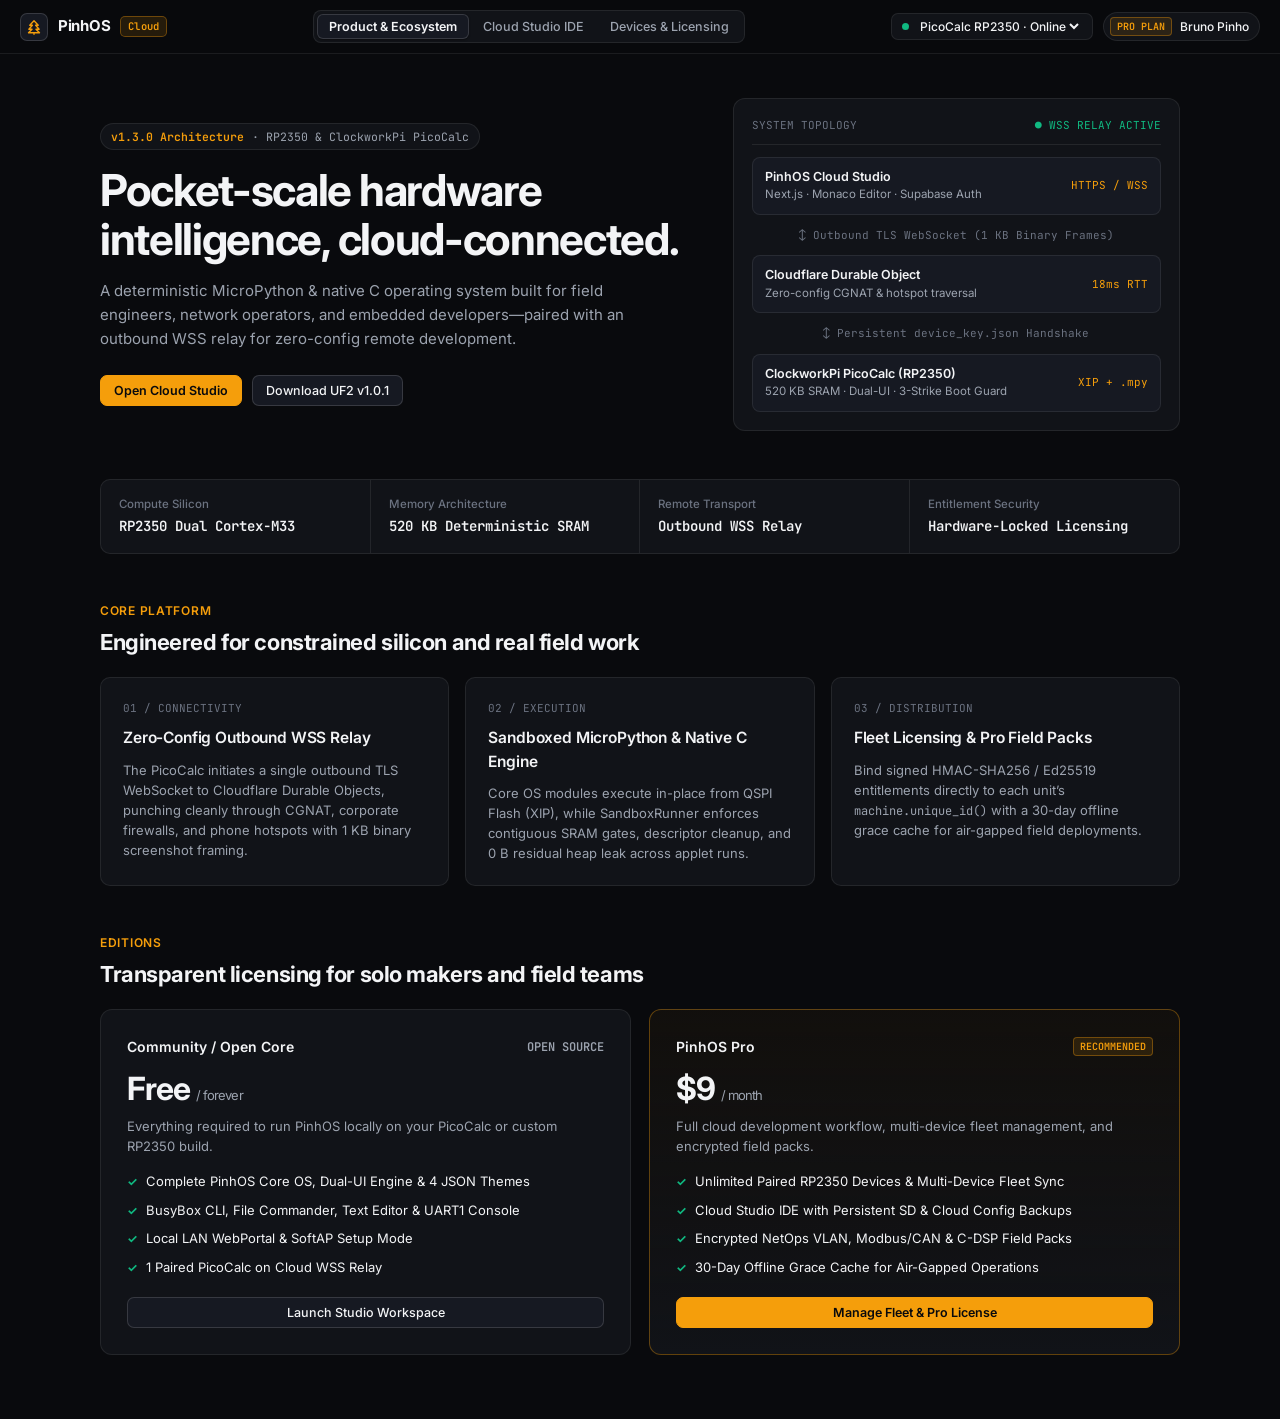
<file: docs/portal-preview/pinhos_cloud_webportal_ecosystem_prototype.html>
<!DOCTYPE html>
<html lang="en">
<head>
<meta charset="UTF-8">
<meta name="viewport" content="width=device-width, initial-scale=1.0">
<title>PinhOS Cloud — Pocket Hardware Intelligence &amp; Cloud Studio</title>
<link rel="preconnect" href="https://fonts.googleapis.com">
<link rel="preconnect" href="https://fonts.gstatic.com" crossorigin>
<link href="https://fonts.googleapis.com/css2?family=Inter:wght@400;500;600;700&family=JetBrains+Mono:wght@400;500;600;700&display=swap" rel="stylesheet">
<style>
  :root {
    --bg: #090A0D;
    --bg-panel: #111318;
    --bg-surface: #161922;
    --bg-hover: #1E222D;
    --border: rgba(255, 255, 255, 0.08);
    --border-strong: rgba(255, 255, 255, 0.14);
    --border-amber: rgba(245, 158, 11, 0.35);
    --text: #F3F4F6;
    --muted: #9CA3AF;
    --subtle: #6B7280;
    --amber: #F59E0B;
    --amber-hover: #FBBF24;
    --amber-soft: rgba(245, 158, 11, 0.12);
    --emerald: #10B981;
    --emerald-soft: rgba(16, 185, 129, 0.12);
    --blue: #38BDF8;
    --danger: #EF4444;
    --sans: "Inter", -apple-system, BlinkMacSystemFont, "Segoe UI", Roboto, sans-serif;
    --mono: "JetBrains Mono", ui-monospace, SFMono-Regular, Menlo, Consolas, monospace;
  }

  * { box-sizing: border-box; margin: 0; padding: 0; }
  html, body {
    height: 100%;
    background: var(--bg);
    color: var(--text);
    font-family: var(--sans);
    font-size: 13.5px;
    line-height: 1.5;
    -webkit-font-smoothing: antialiased;
  }
  body { display: flex; flex-direction: column; overflow-x: hidden; }

  ::-webkit-scrollbar { width: 6px; height: 6px; }
  ::-webkit-scrollbar-track { background: transparent; }
  ::-webkit-scrollbar-thumb { background: rgba(255,255,255,0.12); border-radius: 3px; }
  ::-webkit-scrollbar-thumb:hover { background: rgba(255,255,255,0.22); }

  /* ================= TOP NAVIGATION BAR ================= */
  .topbar {
    display: flex; align-items: center; justify-content: space-between; flex-wrap: wrap; gap: 12px;
    padding: 0 20px; min-height: 54px;
    background: rgba(9, 10, 13, 0.88);
    backdrop-filter: blur(12px);
    border-bottom: 1px solid var(--border);
    position: sticky; top: 0; z-index: 40;
  }
  .brand { display: flex; align-items: center; gap: 10px; }
  .brand-mark {
    width: 28px; height: 28px; border-radius: 7px;
    background: var(--bg-surface);
    border: 1px solid var(--border-strong);
    display: flex; align-items: center; justify-content: center;
  }
  .brand-name { font-weight: 700; font-size: 15px; letter-spacing: -0.02em; color: var(--text); }
  .brand-pill {
    font-family: var(--mono); font-size: 10.5px; font-weight: 600;
    padding: 2px 7px; border-radius: 5px;
    background: var(--amber-soft); color: var(--amber);
    border: 1px solid var(--border-amber);
    letter-spacing: 0.02em;
  }

  .segmented-tabs {
    display: flex; align-items: center; gap: 2px;
    background: var(--bg-panel);
    padding: 3px; border-radius: 8px;
    border: 1px solid var(--border);
  }
  .seg-tab {
    background: transparent; border: none; color: var(--muted);
    padding: 5px 12px; border-radius: 6px;
    font-family: var(--sans); font-size: 12.5px; font-weight: 500;
    cursor: pointer; transition: all 0.15s ease;
  }
  .seg-tab:hover { color: var(--text); }
  .seg-tab.active {
    background: var(--bg-surface); color: var(--text); font-weight: 600;
    box-shadow: 0 1px 2px rgba(0,0,0,0.4), inset 0 0 0 1px var(--border-strong);
  }

  .topbar-right { display: flex; align-items: center; gap: 10px; flex-wrap: wrap; }
  .device-pill {
    display: flex; align-items: center; gap: 7px;
    background: var(--bg-panel); border: 1px solid var(--border);
    padding: 4px 10px; border-radius: 7px;
  }
  .dot-live { width: 7px; height: 7px; border-radius: 50%; background: var(--emerald); flex-shrink: 0; }
  .dot-live.offline { background: var(--subtle); }
  .dev-select {
    background: transparent; border: none; color: var(--text);
    font-family: var(--sans); font-size: 12px; font-weight: 500;
    outline: none; cursor: pointer;
  }
  .dev-select option { background: var(--bg-panel); color: var(--text); }

  .account-pill {
    display: flex; align-items: center; gap: 8px;
    padding: 4px 10px 4px 6px; border-radius: 999px;
    background: var(--bg-panel); border: 1px solid var(--border);
    font-size: 12px; font-weight: 500; color: var(--text);
  }
  .plan-tag {
    font-family: var(--mono); font-size: 10px; font-weight: 600;
    padding: 1px 6px; border-radius: 4px;
    background: var(--amber-soft); color: var(--amber);
    border: 1px solid var(--border-amber);
  }

  /* ================= SHARED COMPONENTS ================= */
  .view { display: none; flex: 1; min-height: 0; }
  .view.active { display: flex; flex-direction: column; }

  .panel {
    background: var(--bg-panel);
    border: 1px solid var(--border);
    border-radius: 10px;
    display: flex; flex-direction: column; min-height: 0;
    overflow: hidden;
  }
  .panel-head {
    padding: 10px 14px;
    border-bottom: 1px solid var(--border);
    display: flex; align-items: center; justify-content: space-between; gap: 8px;
    font-size: 11.5px; font-weight: 600; color: var(--muted);
    letter-spacing: 0.03em; text-transform: uppercase;
    flex-shrink: 0;
  }

  .btn {
    display: inline-flex; align-items: center; justify-content: center; gap: 6px;
    padding: 7px 13px; border-radius: 7px;
    font-family: var(--sans); font-size: 12.5px; font-weight: 500;
    cursor: pointer; transition: all 0.14s ease;
    background: var(--bg-surface); color: var(--text);
    border: 1px solid var(--border-strong);
  }
  .btn:hover { background: var(--bg-hover); border-color: rgba(255,255,255,0.22); }
  .btn:active { transform: translateY(0.5px); }
  .btn-sm { padding: 4px 10px; font-size: 11.5px; border-radius: 6px; }
  .btn-primary {
    background: var(--amber); color: #090A0D; font-weight: 600;
    border-color: var(--amber);
  }
  .btn-primary:hover { background: var(--amber-hover); border-color: var(--amber-hover); }
  .btn-ghost { background: transparent; border-color: transparent; color: var(--muted); }
  .btn-ghost:hover { background: var(--bg-surface); color: var(--text); }
  .btn-danger { color: var(--danger); border-color: rgba(239, 68, 68, 0.3); background: rgba(239, 68, 68, 0.08); }
  .btn-danger:hover { background: rgba(239, 68, 68, 0.16); border-color: var(--danger); }

  /* ================= VIEW 1: PRODUCT & ECOSYSTEM ================= */
  .landing-wrap {
    max-width: 1120px; width: 100%; margin: 0 auto;
    padding: 44px 20px 64px;
    display: flex; flex-direction: column; gap: 48px;
  }
  .hero-block {
    display: grid; grid-template-columns: 1.2fr 0.9fr; gap: 36px; align-items: center;
  }
  @media (max-width: 880px) { .hero-block { grid-template-columns: 1fr; } }

  .eyebrow {
    display: inline-flex; align-items: center; gap: 8px;
    font-family: var(--mono); font-size: 11.5px; color: var(--muted);
    padding: 4px 10px; border-radius: 999px;
    background: var(--bg-panel); border: 1px solid var(--border);
    margin-bottom: 16px;
  }
  .eyebrow b { color: var(--amber); font-weight: 600; }
  .hero-title {
    font-size: clamp(30px, 4vw, 44px);
    font-weight: 700; line-height: 1.12; letter-spacing: -0.03em;
    color: var(--text); margin-bottom: 14px;
  }
  .hero-sub {
    font-size: 15px; color: var(--muted); max-width: 540px;
    line-height: 1.6; margin-bottom: 24px;
  }
  .hero-cta-row { display: flex; align-items: center; gap: 10px; flex-wrap: wrap; }

  .arch-card {
    background: var(--bg-panel); border: 1px solid var(--border);
    border-radius: 12px; padding: 18px;
    display: flex; flex-direction: column; gap: 12px;
  }
  .arch-card-hdr {
    display: flex; justify-content: space-between; align-items: center;
    font-family: var(--mono); font-size: 11px; color: var(--subtle);
    padding-bottom: 10px; border-bottom: 1px solid var(--border);
  }
  .arch-node {
    display: flex; align-items: center; justify-content: space-between;
    padding: 10px 12px; border-radius: 8px;
    background: var(--bg-surface); border: 1px solid var(--border);
  }
  .arch-node-title { font-size: 12.5px; font-weight: 600; color: var(--text); }
  .arch-node-sub { font-size: 11.5px; color: var(--muted); }
  .arch-node-tag { font-family: var(--mono); font-size: 11px; color: var(--amber); }
  .arch-link {
    text-align: center; font-family: var(--mono); font-size: 11px; color: var(--subtle);
  }

  /* Spec Strip */
  .spec-strip {
    display: grid; grid-template-columns: repeat(4, 1fr);
    background: var(--bg-panel); border: 1px solid var(--border); border-radius: 10px;
    overflow: hidden;
  }
  @media (max-width: 760px) { .spec-strip { grid-template-columns: repeat(2, 1fr); } }
  .spec-cell {
    padding: 16px 18px; border-right: 1px solid var(--border);
  }
  .spec-cell:last-child { border-right: none; }
  .spec-k { font-size: 11.5px; color: var(--subtle); font-weight: 500; }
  .spec-v { font-family: var(--mono); font-size: 14px; font-weight: 600; color: var(--text); margin-top: 3px; }

  /* Bento Grid */
  .section-label { font-size: 12px; font-weight: 600; color: var(--amber); text-transform: uppercase; letter-spacing: 0.06em; margin-bottom: 6px; }
  .section-title { font-size: 22px; font-weight: 700; letter-spacing: -0.02em; margin-bottom: 18px; }
  .bento-grid { display: grid; grid-template-columns: repeat(3, 1fr); gap: 16px; }
  @media (max-width: 860px) { .bento-grid { grid-template-columns: 1fr; } }
  .bento-card {
    background: var(--bg-panel); border: 1px solid var(--border);
    border-radius: 10px; padding: 22px;
    display: flex; flex-direction: column; gap: 10px;
  }
  .bento-num { font-family: var(--mono); font-size: 11px; color: var(--subtle); }
  .bento-card h3 { font-size: 15.5px; font-weight: 600; letter-spacing: -0.01em; color: var(--text); }
  .bento-card p { font-size: 13px; color: var(--muted); line-height: 1.55; }

  /* Pricing Comparison */
  .pricing-grid { display: grid; grid-template-columns: repeat(2, 1fr); gap: 18px; }
  @media (max-width: 760px) { .pricing-grid { grid-template-columns: 1fr; } }
  .tier-card {
    background: var(--bg-panel); border: 1px solid var(--border);
    border-radius: 12px; padding: 26px;
    display: flex; flex-direction: column; justify-content: space-between; gap: 20px;
  }
  .tier-card.featured { border-color: var(--border-amber); background: linear-gradient(180deg, rgba(245,158,11,0.04) 0%, var(--bg-panel) 100%); }
  .tier-name { font-size: 14px; font-weight: 600; color: var(--text); display: flex; justify-content: space-between; align-items: center; }
  .tier-price { font-size: 32px; font-weight: 700; letter-spacing: -0.03em; margin: 8px 0 4px; }
  .tier-price span { font-size: 13px; font-weight: 400; color: var(--muted); }
  .tier-desc { font-size: 13px; color: var(--muted); }
  .tier-list { list-style: none; display: flex; flex-direction: column; gap: 9px; margin-top: 16px; font-size: 13px; color: var(--text); }
  .tier-list li { display: flex; align-items: center; gap: 8px; }
  .tier-list li::before { content: "✓"; color: var(--emerald); font-weight: 700; font-size: 12px; }

  /* ================= VIEW 2: CLOUD STUDIO IDE ================= */
  .studio-grid {
    display: grid;
    grid-template-columns: 260px 1fr 372px;
    gap: 12px;
    padding: 12px 16px;
    flex: 1;
    min-height: calc(100vh - 54px);
  }
  @media (max-width: 1180px) {
    .studio-grid { grid-template-columns: 230px 1fr; }
    .studio-right { grid-column: 1 / -1; flex-direction: row !important; flex-wrap: wrap; }
  }
  @media (max-width: 780px) { .studio-grid { grid-template-columns: 1fr; } }

  .studio-left { display: flex; flex-direction: column; gap: 12px; min-height: 0; }
  .tree-path-bar {
    padding: 8px 14px; font-family: var(--mono); font-size: 11.5px; color: var(--muted);
    border-bottom: 1px solid var(--border);
    display: flex; justify-content: space-between; align-items: center;
  }
  .file-list { list-style: none; padding: 6px; flex: 1; overflow-y: auto; }
  .file-row {
    display: flex; align-items: center; justify-content: space-between; gap: 8px;
    padding: 6px 10px; border-radius: 6px; cursor: pointer;
    font-family: var(--mono); font-size: 12px; color: var(--muted);
    transition: background 0.12s, color 0.12s;
  }
  .file-row:hover { background: var(--bg-surface); color: var(--text); }
  .file-row.active { background: var(--bg-surface); color: var(--amber); font-weight: 600; box-shadow: inset 0 0 0 1px var(--border-amber); }
  .file-size { font-size: 10.5px; color: var(--subtle); }

  .compact-telem { padding: 12px 14px; display: flex; flex-direction: column; gap: 9px; }
  .ct-row { display: flex; justify-content: space-between; align-items: center; font-size: 12px; }
  .ct-k { color: var(--muted); }
  .ct-v { font-family: var(--mono); font-size: 11.5px; font-weight: 600; color: var(--text); }
  .ct-v.ok { color: var(--emerald); }
  .ct-v.amber { color: var(--amber); }
  .sram-bar-track { height: 5px; background: var(--bg); border-radius: 99px; overflow: hidden; border: 1px solid var(--border); }
  .sram-bar-fill { height: 100%; width: 65%; background: var(--emerald); transition: width 0.25s; }

  /* Center Editor */
  .studio-center { display: flex; flex-direction: column; gap: 12px; min-height: 0; }
  .editor-panel { flex: 1.7; }
  .editor-bar {
    display: flex; align-items: center; justify-content: space-between; flex-wrap: wrap; gap: 8px;
    padding: 8px 12px; background: var(--bg-panel); border-bottom: 1px solid var(--border);
  }
  .file-tab-chip {
    display: inline-flex; align-items: center; gap: 7px;
    padding: 4px 10px; border-radius: 6px;
    background: var(--bg-surface); border: 1px solid var(--border-strong);
    font-family: var(--mono); font-size: 12px; color: var(--text);
  }
  .unsaved-dot { width: 6px; height: 6px; border-radius: 50%; background: var(--amber); display: none; }
  .editor-stage {
    flex: 1; display: flex; min-height: 300px; background: #0B0D11;
    font-family: var(--mono); font-size: 12.5px; line-height: 1.6;
    position: relative;
  }
  .line-gutter {
    width: 46px; padding: 14px 10px 14px 0; text-align: right;
    color: var(--subtle); background: #090A0D; border-right: 1px solid var(--border);
    user-select: none; overflow: hidden; white-space: pre;
  }
  .code-stack { position: relative; flex: 1; overflow: hidden; }
  .code-pre, .code-input {
    position: absolute; inset: 0; padding: 14px 16px;
    font-family: var(--mono); font-size: 12.5px; line-height: 1.6;
    tab-size: 4; white-space: pre; overflow: auto; border: none; outline: none;
  }
  .code-pre { pointer-events: none; color: #E5E7EB; z-index: 1; }
  .code-input {
    background: transparent; color: transparent; caret-color: var(--amber);
    resize: none; z-index: 2;
  }
  .code-input::selection { background: rgba(245, 158, 11, 0.24); }

  .tok-kw { color: #F472B6; font-weight: 500; }
  .tok-str { color: #34D399; }
  .tok-num { color: #60A5FA; }
  .tok-com { color: #6B7280; font-style: italic; }
  .tok-fn { color: #FBBF24; }
  .tok-key { color: #38BDF8; }

  /* Collapsible WSS Drawer */
  .wss-panel { flex: 0.72; min-height: 150px; }
  .wss-panel.collapsed { flex: 0 0 auto; min-height: 0; }
  .wss-panel.collapsed .wss-log { display: none; }
  .wss-log {
    flex: 1; padding: 10px 14px; background: #08090C;
    font-family: var(--mono); font-size: 11.5px; overflow-y: auto;
    display: flex; flex-direction: column; gap: 5px;
  }
  .wss-entry { display: flex; gap: 8px; align-items: baseline; }
  .wss-time { color: var(--subtle); font-size: 10.5px; flex-shrink: 0; }
  .wss-tag { font-weight: 600; flex-shrink: 0; font-size: 11px; }
  .wss-tag.tx { color: var(--blue); }
  .wss-tag.rx { color: var(--emerald); }
  .wss-tag.bin { color: var(--amber); }
  .wss-msg { color: #D1D5DB; word-break: break-all; }

  /* Right Hardware Mirror */
  .studio-right { display: flex; flex-direction: column; gap: 12px; min-height: 0; }
  .lcd-stage {
    padding: 14px; background: #0C0E13;
    display: flex; flex-direction: column; align-items: center; gap: 10px;
  }
  .lcd-chassis {
    padding: 10px; border-radius: 12px;
    background: #171A21;
    border: 1px solid var(--border-strong);
    box-shadow: 0 12px 32px rgba(0, 0, 0, 0.55);
  }
  canvas#pico-canvas {
    display: block; width: 320px; height: 320px;
    border-radius: 4px; background: #0A0C10;
    image-rendering: pixelated;
  }
  .stream-prog {
    width: 340px; max-width: 100%; display: flex; align-items: center; gap: 8px;
    font-family: var(--mono); font-size: 10.5px; color: var(--subtle);
  }
  .stream-track { flex: 1; height: 4px; background: var(--bg-surface); border-radius: 99px; overflow: hidden; }
  .stream-fill { height: 100%; width: 100%; background: var(--amber); transition: width 0.08s linear; }

  .hw-deck {
    padding: 12px; border-top: 1px solid var(--border);
    background: var(--bg-panel);
    display: flex; flex-direction: column; gap: 8px;
  }
  .hw-fkeys { display: grid; grid-template-columns: repeat(5, 1fr); gap: 6px; }
  .hw-dpad { display: grid; grid-template-columns: repeat(6, 1fr); gap: 6px; }
  .hw-btn {
    background: var(--bg-surface); color: var(--text);
    border: 1px solid var(--border-strong); border-radius: 6px;
    padding: 6px 2px; font-family: var(--mono); font-size: 11px; font-weight: 600;
    cursor: pointer; text-align: center; transition: all 0.12s;
  }
  .hw-btn:hover { background: var(--bg-hover); border-color: rgba(255,255,255,0.24); }
  .hw-btn:active { transform: translateY(1px); }
  .hw-btn.fn { color: var(--amber); }
  .hw-btn.ent { background: var(--amber-soft); border-color: var(--border-amber); color: var(--amber); }
  .hw-btn sub { display: block; font-family: var(--sans); font-size: 9.5px; font-weight: 500; color: var(--subtle); margin-top: 1px; }

  /* ================= VIEW 3: DEVICES & LICENSING ================= */
  .fleet-wrap {
    max-width: 1120px; width: 100%; margin: 0 auto;
    padding: 28px 20px 56px;
    display: flex; flex-direction: column; gap: 24px;
  }
  .page-top { display: flex; align-items: center; justify-content: space-between; flex-wrap: wrap; gap: 12px; }
  .page-top h2 { font-size: 20px; font-weight: 700; letter-spacing: -0.02em; }
  .page-top p { font-size: 13px; color: var(--muted); }

  .table-wrap { overflow-x: auto; }
  table.fleet-table { width: 100%; border-collapse: collapse; text-align: left; }
  .fleet-table th {
    padding: 11px 14px; font-size: 11px; font-weight: 600; text-transform: uppercase;
    letter-spacing: 0.04em; color: var(--subtle);
    border-bottom: 1px solid var(--border); background: var(--bg-surface);
  }
  .fleet-table td {
    padding: 13px 14px; border-bottom: 1px solid var(--border); font-size: 13px; vertical-align: middle;
  }
  .fleet-table tr:last-child td { border-bottom: none; }
  .fleet-table tr:hover td { background: rgba(255,255,255,0.015); }
  .mono-id { font-family: var(--mono); font-size: 12px; color: var(--muted); }

  .status-badge {
    display: inline-flex; align-items: center; gap: 6px;
    padding: 2px 8px; border-radius: 999px; font-size: 11.5px; font-weight: 500;
  }
  .status-badge.on { background: var(--emerald-soft); color: var(--emerald); }
  .status-badge.off { background: rgba(255,255,255,0.06); color: var(--muted); }

  .entitlement-grid { display: grid; grid-template-columns: 1.2fr 1fr; gap: 16px; }
  @media (max-width: 820px) { .entitlement-grid { grid-template-columns: 1fr; } }
  .key-box {
    padding: 14px; background: #0B0D11; border: 1px solid var(--border);
    border-radius: 8px; font-family: var(--mono); font-size: 11.5px; color: var(--muted);
    line-height: 1.6;
  }
  .pack-row {
    display: flex; align-items: center; justify-content: space-between;
    padding: 11px 14px; border-bottom: 1px solid var(--border);
  }
  .pack-row:last-child { border-bottom: none; }

  /* Modal & Toast */
  .modal-bg {
    position: fixed; inset: 0; background: rgba(0, 0, 0, 0.72); backdrop-filter: blur(4px);
    display: none; align-items: center; justify-content: center; z-index: 90; padding: 16px;
  }
  .modal-bg.open { display: flex; }
  .modal-card {
    background: var(--bg-panel); border: 1px solid var(--border-strong);
    border-radius: 12px; max-width: 420px; width: 100%; padding: 22px;
    box-shadow: 0 20px 48px rgba(0, 0, 0, 0.7);
  }
  .code-display {
    font-family: var(--mono); font-size: 26px; font-weight: 700; letter-spacing: 0.18em;
    text-align: center; padding: 14px; margin: 16px 0;
    background: var(--bg); border: 1px solid var(--border-amber); border-radius: 8px;
    color: var(--amber);
  }

  .toasts {
    position: fixed; bottom: 16px; right: 16px; z-index: 100;
    display: flex; flex-direction: column; gap: 8px; pointer-events: none;
  }
  .toast-item {
    background: var(--bg-surface); border: 1px solid var(--border-strong);
    border-left: 3px solid var(--amber);
    padding: 9px 14px; border-radius: 8px; font-size: 12.5px; color: var(--text);
    box-shadow: 0 8px 24px rgba(0,0,0,0.5);
  }
  .toast-item.ok { border-left-color: var(--emerald); }
</style>
</head>
<body>

  <!-- TOP NAVIGATION BAR -->
  <header class="topbar">
    <div class="brand">
      <div class="brand-mark" aria-hidden="true">
        <svg width="16" height="16" viewBox="0 0 18 18" fill="none">
          <path d="M9 2L4.2 7H7.2L3.2 11.5H6.8L2.8 15.5H15.2L11.2 11.5H14.8L10.8 7H13.8L9 2Z" stroke="#F59E0B" stroke-width="1.5" stroke-linejoin="round"/>
          <path d="M9 15.5V17.2" stroke="#F59E0B" stroke-width="1.5" stroke-linecap="round"/>
        </svg>
      </div>
      <span class="brand-name">PinhOS</span>
      <span class="brand-pill">Cloud</span>
    </div>

    <nav class="segmented-tabs" role="tablist">
      <button class="seg-tab active" data-tab="landing">Product &amp; Ecosystem</button>
      <button class="seg-tab" data-tab="studio">Cloud Studio IDE</button>
      <button class="seg-tab" data-tab="devices">Devices &amp; Licensing</button>
    </nav>

    <div class="topbar-right">
      <div class="device-pill">
        <span id="top-dev-dot" class="dot-live"></span>
        <select id="top-dev-select" class="dev-select" aria-label="Active Device">
          <option value="dev1">PicoCalc RP2350 · Online</option>
          <option value="dev2">Field Unit #02 · Offline</option>
        </select>
      </div>
      <div class="account-pill">
        <span class="plan-tag">PRO PLAN</span>
        <span>Bruno Pinho</span>
      </div>
    </div>
  </header>

  <!-- ==================== VIEW 1: PRODUCT & ECOSYSTEM ==================== -->
  <main id="view-landing" class="view active">
    <div class="landing-wrap">
      <section class="hero-block">
        <div>
          <div class="eyebrow"><b>v1.3.0 Architecture</b> · RP2350 &amp; ClockworkPi PicoCalc</div>
          <h1 class="hero-title">Pocket-scale hardware intelligence, cloud-connected.</h1>
          <p class="hero-sub">
            A deterministic MicroPython &amp; native C operating system built for field engineers, network operators, and embedded developers—paired with an outbound WSS relay for zero-config remote development.
          </p>
          <div class="hero-cta-row">
            <button class="btn btn-primary" onclick="goTab('studio')">Open Cloud Studio</button>
            <button class="btn" onclick="notify('Downloading pinhos-picocalc-pico2w-1.0.1.uf2 (1.42 MB)...', 'ok')">Download UF2 v1.0.1</button>
          </div>
        </div>

        <div class="arch-card">
          <div class="arch-card-hdr">
            <span>SYSTEM TOPOLOGY</span>
            <span style="color:var(--emerald);">● WSS RELAY ACTIVE</span>
          </div>
          <div class="arch-node">
            <div>
              <div class="arch-node-title">PinhOS Cloud Studio</div>
              <div class="arch-node-sub">Next.js · Monaco Editor · Supabase Auth</div>
            </div>
            <span class="arch-node-tag">HTTPS / WSS</span>
          </div>
          <div class="arch-link">↕ Outbound TLS WebSocket (1 KB Binary Frames)</div>
          <div class="arch-node">
            <div>
              <div class="arch-node-title">Cloudflare Durable Object</div>
              <div class="arch-node-sub">Zero-config CGNAT &amp; hotspot traversal</div>
            </div>
            <span class="arch-node-tag">18ms RTT</span>
          </div>
          <div class="arch-link">↕ Persistent device_key.json Handshake</div>
          <div class="arch-node">
            <div>
              <div class="arch-node-title">ClockworkPi PicoCalc (RP2350)</div>
              <div class="arch-node-sub">520 KB SRAM · Dual-UI · 3-Strike Boot Guard</div>
            </div>
            <span class="arch-node-tag">XIP + .mpy</span>
          </div>
        </div>
      </section>

      <!-- Hardware & Architecture Spec Strip -->
      <section class="spec-strip">
        <div class="spec-cell">
          <div class="spec-k">Compute Silicon</div>
          <div class="spec-v">RP2350 Dual Cortex-M33</div>
        </div>
        <div class="spec-cell">
          <div class="spec-k">Memory Architecture</div>
          <div class="spec-v">520 KB Deterministic SRAM</div>
        </div>
        <div class="spec-cell">
          <div class="spec-k">Remote Transport</div>
          <div class="spec-v">Outbound WSS Relay</div>
        </div>
        <div class="spec-cell">
          <div class="spec-k">Entitlement Security</div>
          <div class="spec-v">Hardware-Locked Licensing</div>
        </div>
      </section>

      <!-- 3-Column Feature Bento Grid -->
      <section>
        <div class="section-label">Core Platform</div>
        <h2 class="section-title">Engineered for constrained silicon and real field work</h2>
        <div class="bento-grid">
          <div class="bento-card">
            <span class="bento-num">01 / CONNECTIVITY</span>
            <h3>Zero-Config Outbound WSS Relay</h3>
            <p>The PicoCalc initiates a single outbound TLS WebSocket to Cloudflare Durable Objects, punching cleanly through CGNAT, corporate firewalls, and phone hotspots with 1 KB binary screenshot framing.</p>
          </div>
          <div class="bento-card">
            <span class="bento-num">02 / EXECUTION</span>
            <h3>Sandboxed MicroPython &amp; Native C Engine</h3>
            <p>Core OS modules execute in-place from QSPI Flash (XIP), while SandboxRunner enforces contiguous SRAM gates, descriptor cleanup, and 0 B residual heap leak across applet runs.</p>
          </div>
          <div class="bento-card">
            <span class="bento-num">03 / DISTRIBUTION</span>
            <h3>Fleet Licensing &amp; Pro Field Packs</h3>
            <p>Bind signed HMAC-SHA256 / Ed25519 entitlements directly to each unit’s <code style="font-family:var(--mono);font-size:12px;">machine.unique_id()</code> with a 30-day offline grace cache for air-gapped field deployments.</p>
          </div>
        </div>
      </section>

      <!-- 2-Tier Pricing Comparison -->
      <section>
        <div class="section-label">Editions</div>
        <h2 class="section-title">Transparent licensing for solo makers and field teams</h2>
        <div class="pricing-grid">
          <div class="tier-card">
            <div>
              <div class="tier-name"><span>Community / Open Core</span><span class="mono-id">OPEN SOURCE</span></div>
              <div class="tier-price">Free <span>/ forever</span></div>
              <p class="tier-desc">Everything required to run PinhOS locally on your PicoCalc or custom RP2350 build.</p>
              <ul class="tier-list">
                <li>Complete PinhOS Core OS, Dual-UI Engine &amp; 4 JSON Themes</li>
                <li>BusyBox CLI, File Commander, Text Editor &amp; UART1 Console</li>
                <li>Local LAN WebPortal &amp; SoftAP Setup Mode</li>
                <li>1 Paired PicoCalc on Cloud WSS Relay</li>
              </ul>
            </div>
            <button class="btn" onclick="goTab('studio')">Launch Studio Workspace</button>
          </div>

          <div class="tier-card featured">
            <div>
              <div class="tier-name"><span>PinhOS Pro</span><span class="plan-tag">RECOMMENDED</span></div>
              <div class="tier-price">$9 <span>/ month</span></div>
              <p class="tier-desc">Full cloud development workflow, multi-device fleet management, and encrypted field packs.</p>
              <ul class="tier-list">
                <li>Unlimited Paired RP2350 Devices &amp; Multi-Device Fleet Sync</li>
                <li>Cloud Studio IDE with Persistent SD &amp; Cloud Config Backups</li>
                <li>Encrypted NetOps VLAN, Modbus/CAN &amp; C-DSP Field Packs</li>
                <li>30-Day Offline Grace Cache for Air-Gapped Operations</li>
              </ul>
            </div>
            <button class="btn btn-primary" onclick="goTab('devices')">Manage Fleet &amp; Pro License</button>
          </div>
        </div>
      </section>
    </div>
  </main>

  <!-- ==================== VIEW 2: CLOUD STUDIO IDE ==================== -->
  <section id="view-studio" class="view">
    <div class="studio-grid">

      <!-- Left Sidebar: File Tree + Compact Telemetry -->
      <aside class="studio-left">
        <div class="panel" style="flex:1;">
          <div class="panel-head">
            <span>SD File Tree</span>
            <button id="btn-new-file" class="btn btn-sm">+ File</button>
          </div>
          <div class="tree-path-bar">
            <span>/sd/pinhos/</span>
            <span id="tree-file-count">5 files</span>
          </div>
          <ul id="file-tree" class="file-list"></ul>
        </div>

        <div class="panel">
          <div class="panel-head">
            <span>Device Telemetry</span>
            <span style="color:var(--emerald);font-family:var(--mono);font-size:10.5px;">● LIVE</span>
          </div>
          <div class="compact-telem">
            <div class="ct-row">
              <span class="ct-k">Free SRAM</span>
              <span id="ide-sram-txt" class="ct-v ok">182 / 520 KB</span>
            </div>
            <div class="sram-bar-track"><div id="ide-sram-bar" class="sram-bar-fill"></div></div>
            <div class="ct-row">
              <span class="ct-k">Largest Block</span>
              <span class="ct-v">96 KB</span>
            </div>
            <div class="ct-row">
              <span class="ct-k">Wi-Fi Signal</span>
              <span id="ide-wifi-txt" class="ct-v">-49 dBm</span>
            </div>
            <div class="ct-row">
              <span class="ct-k">Battery</span>
              <span class="ct-v amber">98% (4.20V)</span>
            </div>
          </div>
        </div>
      </aside>

      <!-- Center Pane: Monaco Editor + Collapsible WSS Relay Inspector -->
      <section class="studio-center">
        <div class="panel editor-panel">
          <div class="editor-bar">
            <div class="file-tab-chip">
              <span id="editor-filename">apps/hello_world.py</span>
              <span id="editor-dirty-dot" class="unsaved-dot"></span>
            </div>
            <div style="display:flex; gap:8px; flex-wrap:wrap;">
              <button id="btn-check-syntax" class="btn btn-sm">Check Syntax</button>
              <button id="btn-deploy-run" class="btn btn-sm btn-primary">Deploy &amp; Run</button>
            </div>
          </div>
          <div class="editor-stage">
            <div id="editor-gutter" class="line-gutter">1</div>
            <div class="code-stack">
              <pre id="code-pre" class="code-pre" aria-hidden="true"></pre>
              <textarea id="code-input" class="code-input" spellcheck="false" wrap="off"></textarea>
            </div>
          </div>
        </div>

        <div id="wss-panel" class="panel wss-panel">
          <div class="panel-head">
            <span>WSS Relay Inspector · wss://relay.pinhos.io/ws</span>
            <div style="display:flex; gap:6px;">
              <button id="btn-wss-clear" class="btn btn-sm btn-ghost">Clear</button>
              <button id="btn-wss-toggle" class="btn btn-sm">Collapse</button>
            </div>
          </div>
          <div id="wss-log" class="wss-log"></div>
        </div>
      </section>

      <!-- Right Pane: 320x320 Live Display Mirror + Minimalist Hardware Deck -->
      <aside class="studio-right">
        <div class="panel">
          <div class="panel-head">
            <span>Live Display (320×320)</span>
            <button id="btn-capture-frame" class="btn btn-sm">Capture Frame</button>
          </div>
          <div class="lcd-stage">
            <div class="lcd-chassis">
              <canvas id="pico-canvas" width="320" height="320"></canvas>
            </div>
            <div class="stream-prog">
              <span id="stream-label">51.3 KB BMP4 · Ready</span>
              <div class="stream-track"><div id="stream-fill" class="stream-fill"></div></div>
            </div>
          </div>
          <div class="hw-deck">
            <div class="hw-fkeys">
              <button class="hw-btn fn" data-key="F1">F1<sub>Help</sub></button>
              <button class="hw-btn fn" data-key="F2">F2<sub>Theme</sub></button>
              <button class="hw-btn fn" data-key="F3">F3<sub>Mode</sub></button>
              <button class="hw-btn fn" data-key="F4">F4<sub>Settings</sub></button>
              <button class="hw-btn fn" data-key="F5">F5<sub>Notes</sub></button>
            </div>
            <div class="hw-dpad">
              <button class="hw-btn" data-key="UP">▲</button>
              <button class="hw-btn" data-key="DOWN">▼</button>
              <button class="hw-btn" data-key="LEFT">◀</button>
              <button class="hw-btn" data-key="RIGHT">▶</button>
              <button class="hw-btn ent" data-key="ENT">ENT</button>
              <button class="hw-btn" data-key="ESC">ESC</button>
            </div>
          </div>
        </div>
      </aside>
    </div>
  </section>

  <!-- ==================== VIEW 3: DEVICES & LICENSING ==================== -->
  <section id="view-devices" class="view">
    <div class="fleet-wrap">
      <div class="page-top">
        <div>
          <h2>Devices &amp; Licensing</h2>
          <p>Manage paired RP2350 hardware nodes, persistent <code style="font-family:var(--mono);font-size:12px;">device_key.json</code> credentials, and signed entitlements.</p>
        </div>
        <button id="btn-pair-modal" class="btn btn-primary">+ Pair New Device</button>
      </div>

      <div class="panel">
        <div class="panel-head">
          <span>Paired Hardware Fleet</span>
          <span class="mono-id">2 REGISTERED UNITS</span>
        </div>
        <div class="table-wrap">
          <table class="fleet-table">
            <thead>
              <tr>
                <th>Device Name</th>
                <th>Hardware Unique ID</th>
                <th>Firmware / OS</th>
                <th>WSS Relay</th>
                <th>License Tier</th>
                <th style="text-align:right;">Controls</th>
              </tr>
            </thead>
            <tbody>
              <tr>
                <td><strong>PicoCalc RP2350</strong><div style="font-size:11.5px;color:var(--subtle);">Primary Field Unit · 192.168.1.93</div></td>
                <td class="mono-id">E66368254F3B2829</td>
                <td class="mono-id">UF2 1.0.1 / v1.3.0</td>
                <td><span class="status-badge on">● Online · 18ms</span></td>
                <td><span class="plan-tag">PRO PLAN</span></td>
                <td style="text-align:right;white-space:nowrap;">
                  <button class="btn btn-sm" onclick="selectFleetDevice('dev1')">Studio</button>
                  <button class="btn btn-sm" onclick="notify('Rotated device_key.json for E66368254F3B2829', 'ok')">Rotate Key</button>
                  <button class="btn btn-sm btn-danger" onclick="notify('Unpair command staged for E66368254F3B2829')">Unpair</button>
                </td>
              </tr>
              <tr>
                <td><strong>Field Unit #02</strong><div style="font-size:11.5px;color:var(--subtle);">Bench RP2350 · Last seen 2h ago</div></td>
                <td class="mono-id">D9140A77C2189E04</td>
                <td class="mono-id">UF2 1.0.1 / v1.0.0-alpha.4.3</td>
                <td><span class="status-badge off">○ Offline</span></td>
                <td><span class="plan-tag">PRO PLAN</span></td>
                <td style="text-align:right;white-space:nowrap;">
                  <button class="btn btn-sm" onclick="selectFleetDevice('dev2')">Inspect</button>
                  <button class="btn btn-sm" onclick="notify('Key rotation queued for next WSS handshake')">Rotate Key</button>
                  <button class="btn btn-sm btn-danger" onclick="notify('Removed D9140A77C2189E04 from fleet')">Unpair</button>
                </td>
              </tr>
            </tbody>
          </table>
        </div>
      </div>

      <div class="entitlement-grid">
        <div class="panel">
          <div class="panel-head">
            <span>Signed License Entitlement (/sd/pinhos/license.key)</span>
            <button class="btn btn-sm btn-primary" onclick="notify('Pushed signed license.key over WSS (HMAC-SHA256 verified)', 'ok')">Sync Entitlement</button>
          </div>
          <div style="padding:14px;">
            <div class="key-box">
{<br>
&nbsp;&nbsp;"schema": "pinhos.license.v1",<br>
&nbsp;&nbsp;"unique_id": "E66368254F3B2829",<br>
&nbsp;&nbsp;"tier": "PRO",<br>
&nbsp;&nbsp;"packs": ["netops_audit", "modbus_can"],<br>
&nbsp;&nbsp;"offline_grace_until": "2026-12-25T00:00:00Z",<br>
&nbsp;&nbsp;"sig": "ed25519:8f9c2a41e7b04d19...c41a"<br>
}
            </div>
          </div>
        </div>

        <div class="panel">
          <div class="panel-head">
            <span>Encrypted Pro Field Packs</span>
            <span class="mono-id">SRAM-ONLY DECRYPT</span>
          </div>
          <div>
            <div class="pack-row">
              <div>
                <div style="font-weight:600;font-size:13px;">NetOps VLAN &amp; Switch Audit</div>
                <div style="font-size:11.5px;color:var(--muted);">LLDP/CDP sniffer &amp; DHCP auditor (18 KB .mpy)</div>
              </div>
              <span class="status-badge on">Active</span>
            </div>
            <div class="pack-row">
              <div>
                <div style="font-weight:600;font-size:13px;">Industrial Modbus &amp; CAN</div>
                <div style="font-size:11.5px;color:var(--muted);">RS-485 RTU &amp; CAN frame decoder (22 KB .mpy)</div>
              </div>
              <span class="status-badge on">Active</span>
            </div>
            <div class="pack-row">
              <div>
                <div style="font-weight:600;font-size:13px;">C-Native MP3 / DSP Audio</div>
                <div style="font-size:11.5px;color:var(--muted);">Hardware I2S/PWM decoder &amp; FFT (26 KB .mpy)</div>
              </div>
              <span class="status-badge off">Available</span>
            </div>
          </div>
        </div>
      </div>
    </div>
  </section>

  <!-- PAIR NEW DEVICE MODAL -->
  <div id="pair-modal" class="modal-bg">
    <div class="modal-card">
      <div style="display:flex;justify-content:space-between;align-items:center;">
        <h3 style="font-size:16px;font-weight:700;">Pair New Device</h3>
        <button id="btn-pair-close" class="btn btn-sm btn-ghost">✕</button>
      </div>
      <p style="font-size:13px;color:var(--muted);margin-top:8px;">
        On your PicoCalc, navigate to <strong style="color:var(--text);">[6] Wi-Fi &amp; Network → Pair Cloud Portal</strong> and enter this 6-digit pairing code to bind <code style="font-family:var(--mono);font-size:12px;">machine.unique_id()</code>:
      </p>
      <div id="pair-code-val" class="code-display">482-915</div>
      <div style="display:flex;justify-content:flex-end;gap:8px;">
        <button id="btn-pair-regen" class="btn btn-sm">Regenerate</button>
        <button id="btn-pair-confirm" class="btn btn-sm btn-primary">Verify Handshake</button>
      </div>
    </div>
  </div>

  <!-- TOAST STACK -->
  <div id="toast-stack" class="toasts"></div>

<script>
(() => {
  const FILES = {
    "apps/hello_world.py": {
      size: "1.8 KB",
      code: `# PinhOS Sandboxed Applet (apps/hello_world.py)
APP_META = {
    "id": "hello_world",
    "name": "Hello PinhOS",
    "version": "1.3.0",
    "category": "System",
    "entry": "main",
    "min_sram": 16384,
    "ui_modes": ["gui", "tui"],
}

def main(ctx):
    board = ctx.board
    theme = ctx.theme
    prev = ctx.load_state(default={"runs": 0})
    runs = int(prev.get("runs", 0)) + 1
    ctx.save_state({"runs": runs})

    board.fill(theme.color("bg"))
    board.fill_rect(0, 0, 320, 22, theme.color("accent"))
    board.text("HELLO PINHOS [CLOUD WSS]", 10, 7, theme.color("accent_fg"))
    board.text("Sandboxed Runs: {}".format(runs), 20, 62, theme.color("ok"))
    board.text("Status: ISOLATED OK", 20, 84, theme.color("text"))
    board.show()
    return {"app_id": ctx.app_id, "runs": runs}`
    },
    "apps/wifi_spectrum.py": {
      size: "4.6 KB",
      code: `# 2.4 GHz Wi-Fi Spectrum Analyzer (apps/wifi_spectrum.py)
import network

APP_META = {
    "id": "wifi_spectrum",
    "name": "Wi-Fi Spectrum",
    "version": "1.1.0",
    "category": "Network",
    "entry": "main",
    "min_sram": 24576,
    "needs_radio": True,
    "ui_modes": ["gui", "tui"],
}

def main(ctx):
    wlan = network.WLAN(network.STA_IF)
    wlan.active(True)
    aps = wlan.scan()
    ctx.yield_(step_web=True)
    return {"aps_found": len(aps)}`
    },
    "tools/net_tools.py": {
      size: "5.4 KB",
      code: `# PinhOS Network Field Probes (tools/net_tools.py)
import socket, time

APP_META = {
    "id": "net_tools",
    "name": "Network Probes",
    "version": "1.1.0",
    "category": "Network",
    "entry": "main",
    "min_sram": 40960,
    "needs_radio": True,
    "ui_modes": ["gui", "tui"],
}

def tcp_probe(host, port, timeout_s=0.6):
    s = socket.socket()
    s.settimeout(timeout_s)
    t0 = time.ticks_ms()
    s.connect(socket.getaddrinfo(host, port)[0][-1])
    dt = time.ticks_diff(time.ticks_ms(), t0)
    s.close()
    return True, dt`
    },
    "themes/cyber_amber.json": {
      size: "412 B",
      code: `{
  "id": "cyber_amber",
  "name": "Cyber Amber",
  "author": "bpinh0",
  "version": "1.0.0",
  "colors": {
    "bg": "#0A0C10",
    "surface": "#12161F",
    "fg": "#FFB000",
    "fg_muted": "#9E7216",
    "accent": "#F59E0B",
    "accent_fg": "#0A0C10",
    "border": "#FFB000",
    "ok": "#10B981",
    "warn": "#FF9900",
    "err": "#EF4444"
  }
}`
    },
    "config.json": {
      size: "548 B",
      code: `{
  "board": "picocalc",
  "ui_mode": "gui",
  "boot_screen": "desktop",
  "theme": "cyber_amber",
  "cpu_freq_mhz": 200,
  "swap_max_kb": 1024,
  "wdt_timeout_ms": 8000,
  "cloud_wss_enabled": true,
  "cloud_relay_url": "wss://relay.pinhos.io/ws"
}`
    }
  };

  const THEMES = [
    { name: "Cyber Amber", bg: "#0A0C10", surface: "#12161F", border: "#9E7216", accent: "#F59E0B", accentFg: "#0A0C10", text: "#F3F4F6", muted: "#9CA3AF", ok: "#10B981", warn: "#F59E0B" },
    { name: "Phosphor Green", bg: "#070C09", surface: "#0E1712", border: "#15803D", accent: "#10B981", accentFg: "#070C09", text: "#ECFDF5", muted: "#6EE7B7", ok: "#10B981", warn: "#FBBF24" },
    { name: "Arctic Daylight", bg: "#F1F5F9", surface: "#E2E8F0", border: "#94A3B8", accent: "#0F172A", accentFg: "#FFFFFF", text: "#0F172A", muted: "#475569", ok: "#059669", warn: "#D97706" },
    { name: "Synthwave Pulse", bg: "#0D0B1A", surface: "#16132B", border: "#4C1D95", accent: "#EC4899", accentFg: "#FFFFFF", text: "#F3E8FF", muted: "#A78BFA", ok: "#2DD4BF", warn: "#FBBF24" }
  ];

  const state = {
    activeFile: "apps/hello_world.py",
    themeIdx: 0,
    uiMode: "GUI",
    helpOpen: false,
    chipIdx: 0,
    seq: 20,
    sramKb: 182
  };

  window.notify = function(msg, type = "") {
    const stack = document.getElementById("toast-stack");
    const el = document.createElement("div");
    el.className = "toast-item " + type;
    el.textContent = msg;
    stack.appendChild(el);
    setTimeout(() => {
      el.style.opacity = "0";
      el.style.transition = "opacity 0.2s";
      setTimeout(() => el.remove(), 220);
    }, 2600);
  };

  window.goTab = function(tabName) {
    document.querySelectorAll(".seg-tab").forEach(b => b.classList.toggle("active", b.dataset.tab === tabName));
    document.querySelectorAll(".view").forEach(v => v.classList.toggle("active", v.id === "view-" + tabName));
  };

  document.querySelectorAll(".seg-tab").forEach(b => {
    b.addEventListener("click", () => goTab(b.dataset.tab));
  });

  // --- WSS Relay Log ---
  function appendWss(dir, payload) {
    const box = document.getElementById("wss-log");
    const row = document.createElement("div");
    row.className = "wss-entry";
    const ts = new Date().toTimeString().slice(0, 8);
    const cls = dir.startsWith("BIN") ? "bin" : (dir.startsWith("TX") ? "tx" : "rx");
    row.innerHTML = `<span class="wss-time">${ts}</span><span class="wss-tag ${cls}">${dir}</span><span class="wss-msg">${esc(payload)}</span>`;
    box.appendChild(row);
    while (box.children.length > 35) box.removeChild(box.firstChild);
    box.scrollTop = box.scrollHeight;
  }

  function esc(s) {
    return String(s).replace(/&/g, "&amp;").replace(/</g, "&lt;").replace(/>/g, "&gt;");
  }

  // --- Syntax Highlighter & Editor ---
  function syntaxHtml(src, file) {
    let h = esc(src);
    if (file.endsWith(".json")) {
      return h.replace(/("(\\u[a-zA-Z0-9]{4}|\\[^u]|[^\\"])*"(\s*:)?|\b(true|false|null)\b|-?\d+(?:\.\d*)?)/g, m => {
        if (/^"/.test(m)) return /:$/.test(m) ? `<span class="tok-key">${m}</span>` : `<span class="tok-str">${m}</span>`;
        if (/true|false|null/.test(m)) return `<span class="tok-kw">${m}</span>`;
        return `<span class="tok-num">${m}</span>`;
      });
    }
    return h
      .replace(/(#.*$)/gm, '<span class="tok-com">$1</span>')
      .replace(/("(?:\\.|[^"\\])*"|'(?:\\.|[^'\\])*')/g, '<span class="tok-str">$1</span>')
      .replace(/\b(def|return|import|from|if|else|elif|for|while|in|try|except|True|False|None)\b/g, '<span class="tok-kw">$1</span>')
      .replace(/\b(APP_META|main|ctx|board|theme)\b/g, '<span class="tok-fn">$1</span>')
      .replace(/\b(\d+)\b/g, '<span class="tok-num">$1</span>');
  }

  const fileTreeEl = document.getElementById("file-tree");
  const codeInput = document.getElementById("code-input");
  const codePre = document.getElementById("code-pre");
  const gutter = document.getElementById("editor-gutter");

  function renderTree() {
    fileTreeEl.innerHTML = "";
    const keys = Object.keys(FILES);
    document.getElementById("tree-file-count").textContent = `${keys.length} files`;
    keys.forEach(path => {
      const li = document.createElement("li");
      li.className = "file-row" + (path === state.activeFile ? " active" : "");
      li.innerHTML = `<span>${path}</span><span class="file-size">${FILES[path].size}</span>`;
      li.onclick = () => loadFile(path);
      fileTreeEl.appendChild(li);
    });
  }

  function refreshEditorHighlight() {
    const txt = codeInput.value;
    codePre.innerHTML = syntaxHtml(txt, state.activeFile) + "\n";
    const count = txt.split("\n").length;
    let nums = "";
    for (let i = 1; i <= count; i++) nums += i + "\n";
    gutter.textContent = nums;
  }

  function loadFile(path) {
    state.activeFile = path;
    document.getElementById("editor-filename").textContent = path;
    document.getElementById("editor-dirty-dot").style.display = "none";
    codeInput.value = FILES[path].code;
    refreshEditorHighlight();
    renderTree();
  }

  codeInput.addEventListener("input", () => {
    FILES[state.activeFile].code = codeInput.value;
    document.getElementById("editor-dirty-dot").style.display = "inline-block";
    refreshEditorHighlight();
  });
  codeInput.addEventListener("scroll", () => {
    codePre.scrollTop = codeInput.scrollTop;
    codePre.scrollLeft = codeInput.scrollLeft;
    gutter.scrollTop = codeInput.scrollTop;
  });
  codeInput.addEventListener("keydown", e => {
    if ((e.ctrlKey || e.metaKey) && e.key.toLowerCase() === "s") {
      e.preventDefault();
      deployAndRun(false);
    }
  });

  // --- 320x320 HTML5 Canvas PicoCalc Simulator ---
  const canvas = document.getElementById("pico-canvas");
  const ctx = canvas.getContext("2d");

  function renderCanvas() {
    const t = THEMES[state.themeIdx];
    const isTui = state.uiMode === "TUI";
    const cardBg = isTui ? t.bg : t.surface;

    ctx.fillStyle = t.bg;
    ctx.fillRect(0, 0, 320, 320);

    // StatusBar
    ctx.fillStyle = isTui ? t.bg : t.accent;
    ctx.fillRect(0, 0, 320, 20);
    if (isTui) {
      ctx.fillStyle = t.border;
      ctx.fillRect(0, 19, 320, 1);
    }
    const topFg = isTui ? t.accent : t.accentFg;
    ctx.font = "bold 10px 'JetBrains Mono', monospace";
    ctx.textBaseline = "middle";
    ctx.fillStyle = topFg;
    ctx.fillText("PinhOS v1.3.0", 10, 10);

    ctx.fillStyle = topFg;
    ctx.fillRect(212, 4, 24, 12);
    ctx.fillStyle = isTui ? t.bg : t.accent;
    ctx.fillText("WSS", 215, 10);

    ctx.fillStyle = topFg;
    ctx.fillText("09:42", 244, 10);
    ctx.strokeStyle = topFg;
    ctx.strokeRect(284, 5, 22, 10);
    ctx.fillRect(286, 7, 17, 6);
    ctx.fillRect(306, 7, 2, 6);

    // Quick Category Strip
    const chips = ["1:TOOL", "2:FILE", "3:APPS", "4:SYS", "5:CFG", "6:NET"];
    chips.forEach((c, i) => {
      const x = 5 + i * 52;
      const sel = i === state.chipIdx;
      ctx.fillStyle = sel ? t.accent : cardBg;
      ctx.fillRect(x, 24, 50, 18);
      ctx.strokeStyle = t.border;
      ctx.strokeRect(x + 0.5, 24.5, 49, 17);
      ctx.fillStyle = sel ? t.accentFg : t.text;
      ctx.fillText(c, x + 6, 33);
    });

    // Left Telemetry Card
    ctx.fillStyle = cardBg;
    ctx.fillRect(4, 47, 154, 200);
    ctx.strokeStyle = t.border;
    ctx.strokeRect(4.5, 47.5, 153, 199);
    ctx.fillStyle = isTui ? t.bg : t.accent;
    if (!isTui) ctx.fillRect(5, 48, 152, 16);
    ctx.fillStyle = isTui ? t.accent : t.accentFg;
    ctx.fillText(isTui ? "== TELEMETRY ==" : "SYS TELEMETRY", 10, 56);

    ctx.fillStyle = t.ok;
    ctx.fillText(`SRAM ${state.sramKb}K/520K`, 10, 74);
    ctx.fillStyle = t.bg;
    ctx.fillRect(10, 82, 142, 18);
    ctx.strokeStyle = t.border;
    ctx.strokeRect(10.5, 82.5, 141, 17);
    [64, 65, 63, 66, 65, 67, 65, 66, 64, 65, 66, 65].forEach((v, idx) => {
      const h = Math.round((v / 100) * 14);
      ctx.fillStyle = t.ok;
      ctx.fillRect(13 + idx * 11, 98 - h, 8, h);
    });

    ctx.fillStyle = t.text;
    ctx.fillText("CPU 200MHz 26C", 10, 110);
    ctx.fillStyle = t.bg;
    ctx.fillRect(10, 118, 142, 18);
    ctx.strokeStyle = t.border;
    ctx.strokeRect(10.5, 118.5, 141, 17);
    [28, 30, 34, 42, 36, 29, 31, 33, 30, 28, 31, 30].forEach((v, idx) => {
      const h = Math.round((v / 100) * 14);
      ctx.fillStyle = t.warn;
      ctx.fillRect(13 + idx * 11, 134 - h, 8, h);
    });

    ctx.fillStyle = t.muted;
    ctx.fillText("SWAP 16K/1024K", 10, 146);
    ctx.fillStyle = t.bg;
    ctx.fillRect(10, 153, 142, 6);
    ctx.strokeRect(10.5, 153.5, 141, 5);
    ctx.fillStyle = t.accent;
    ctx.fillRect(12, 155, 14, 2);

    ctx.fillStyle = t.ok;
    ctx.fillText("BAT 98% 4.20V", 10, 169);
    ctx.fillStyle = t.bg;
    ctx.fillRect(10, 176, 142, 6);
    ctx.strokeRect(10.5, 176.5, 141, 5);
    ctx.fillStyle = t.ok;
    ctx.fillRect(12, 178, 134, 2);

    ctx.fillStyle = t.ok;
    ctx.fillText("IP: 192.168.1.93", 10, 195);
    ctx.fillStyle = t.muted;
    ctx.fillText(`SIG -49dBm | ${state.uiMode}`, 10, 210);
    ctx.fillStyle = t.accent;
    ctx.fillText("WSS ON [relay.io]", 10, 225);

    // Right Notes Card
    ctx.fillStyle = cardBg;
    ctx.fillRect(162, 47, 154, 200);
    ctx.strokeStyle = t.border;
    ctx.strokeRect(162.5, 47.5, 153, 199);
    ctx.fillStyle = isTui ? t.bg : t.accent;
    if (!isTui) ctx.fillRect(163, 48, 152, 16);
    ctx.fillStyle = isTui ? t.accent : t.accentFg;
    ctx.fillText(isTui ? "== QUICK NOTES ==" : "QUICK NOTES  [F5]", 168, 56);

    const lines = [
      "      /\\",
      "     /  \\   PinhOS",
      "    / /\\ \\  v1.3.0",
      "   / ____ \\ ------",
      "  /_/ || \\_\\RP2350",
      "      ||    200MHz",
      "  .---''---.520K",
      "  |  WSS   |SRAM",
      "  | CLOUD  |XIP",
      "  '--------'320px"
    ];
    ctx.fillStyle = t.text;
    lines.forEach((ln, i) => ctx.fillText(ln, 168, 74 + i * 14));
    ctx.fillStyle = t.muted;
    ctx.fillText("10 ln | <=1KB SD", 168, 235);

    // App Drawer Strip
    ctx.fillStyle = cardBg;
    ctx.fillRect(4, 251, 312, 21);
    ctx.strokeStyle = t.accent;
    ctx.strokeRect(4.5, 251.5, 311, 20);
    ctx.fillStyle = t.accent;
    ctx.fillText("[ENTER] App Drawer (GRID) | [F5] Note", 32, 261);

    // FooterBar
    ctx.fillStyle = isTui ? t.bg : t.surface;
    ctx.fillRect(0, 276, 320, 22);
    ctx.fillStyle = t.border;
    ctx.fillRect(0, 276, 320, 1);
    ctx.fillStyle = t.ok;
    ctx.fillText(`Cloud WSS Synced (${t.name})`, 8, 287);

    ctx.fillStyle = isTui ? t.bg : t.accent;
    ctx.fillRect(0, 298, 320, 22);
    if (isTui) {
      ctx.fillStyle = t.border;
      ctx.fillRect(0, 298, 320, 1);
    }
    ctx.fillStyle = isTui ? t.accent : t.accentFg;
    ctx.fillText("F1:Help F2:Thm F3:Mode F4:Cfg F5:Notes", 8, 309);

    if (state.helpOpen) {
      ctx.fillStyle = "rgba(0,0,0,0.72)";
      ctx.fillRect(0, 20, 320, 278);
      ctx.fillStyle = t.surface;
      ctx.fillRect(20, 48, 280, 208);
      ctx.strokeStyle = t.accent;
      ctx.strokeRect(20.5, 48.5, 279, 207);
      ctx.fillStyle = t.accent;
      ctx.fillRect(21, 49, 278, 19);
      ctx.fillStyle = t.accentFg;
      ctx.fillText("PINHOS CONTROLS (F1-F10)", 30, 58);

      const help = [
        "F1: Help       Shift+F6: WEB Toggle",
        "F2: Theme      Shift+F7: COM Link",
        "F3: GUI/TUI    Shift+F8: Mouse Mode",
        "F4: Settings   Shift+F9: Edit Notes",
        "F5: QuickNote  Shift+F10: Self-Test",
        "L/R: Category  ENT: App Drawer",
        "CTRL+P: Capture 320x320 BMP"
      ];
      ctx.fillStyle = t.text;
      help.forEach((h, i) => ctx.fillText(h, 30, 84 + i * 20));
      ctx.fillStyle = t.accent;
      ctx.fillText("[Press F1 or ESC to close]", 68, 238);
    }
  }

  // --- Frame Capture Streaming Simulation ---
  function captureFrameStream() {
    const id = ++state.seq;
    const fill = document.getElementById("stream-fill");
    const lbl = document.getElementById("stream-label");
    appendWss("TX →", JSON.stringify({ id, op: "shot" }));
    fill.style.width = "0%";
    let chunk = 0;
    const total = 51;
    const timer = setInterval(() => {
      chunk += 9;
      const pct = Math.min(100, Math.round((chunk / total) * 100));
      fill.style.width = pct + "%";
      lbl.textContent = `Streaming ${Math.min(chunk, total)}/${total} KB chunks...`;
      if (chunk >= total) {
        clearInterval(timer);
        renderCanvas();
        lbl.textContent = "51.3 KB BMP4 · Synced";
        appendWss("RX ←", JSON.stringify({ id, ok: true, d: { bytes: 51318, fmt: "bmp4" } }));
        appendWss("BIN ←", "51 × 1024 B binary frames (opcode 0x02)");
        notify("Captured 320×320 frame over 1 KB WSS stream", "ok");
      }
    }, 35);
  }

  // --- Hardware Deck Controls ---
  document.querySelectorAll(".hw-btn").forEach(btn => {
    btn.addEventListener("click", () => {
      const k = btn.dataset.key;
      const id = ++state.seq;
      appendWss("TX →", JSON.stringify({ id, op: "key", d: { k } }));
      if (k === "F1") {
        state.helpOpen = !state.helpOpen;
      } else if (k === "ESC") {
        state.helpOpen = false;
      } else if (k === "F2") {
        state.helpOpen = false;
        state.themeIdx = (state.themeIdx + 1) % THEMES.length;
        notify(`Theme switched → ${THEMES[state.themeIdx].name}`);
      } else if (k === "F3") {
        state.helpOpen = false;
        state.uiMode = state.uiMode === "GUI" ? "TUI" : "GUI";
        notify(`UI mode switched → ${state.uiMode}`);
      } else if (k === "LEFT") {
        state.chipIdx = (state.chipIdx + 5) % 6;
      } else if (k === "RIGHT") {
        state.chipIdx = (state.chipIdx + 1) % 6;
      } else if (k === "F4") {
        notify("Opened 6-Category Settings Menu on device");
      } else if (k === "F5") {
        notify("Quick Note input active on FooterBar");
      } else if (k === "ENT") {
        notify("Opened App Drawer (3×2 GRID) on device");
      }
      renderCanvas();
      setTimeout(() => {
        appendWss("RX ←", JSON.stringify({ id, ok: true, d: { key: k, mode: state.uiMode, theme: THEMES[state.themeIdx].name } }));
      }, 70);
    });
  });

  // --- Studio Actions ---
  function deployAndRun(runAfter = true) {
    const path = state.activeFile;
    const bytes = new TextEncoder().encode(codeInput.value).length;
    FILES[path].size = bytes < 1024 ? `${bytes} B` : `${(bytes / 1024).toFixed(1)} KB`;
    document.getElementById("editor-dirty-dot").style.display = "none";
    renderTree();

    const id = ++state.seq;
    appendWss("TX →", JSON.stringify({ id, op: "file_write", d: { path, bytes } }));
    setTimeout(() => {
      appendWss("RX ←", JSON.stringify({ id, ok: true, d: { path, written: bytes } }));
      if (!runAfter) {
        notify(`Saved ${path} (${bytes} B) via WSS`, "ok");
        return;
      }
      if (!path.endsWith(".py")) {
        notify(`Saved ${path} (${bytes} B) to SD`, "ok");
        return;
      }
      const rid = ++state.seq;
      appendWss("TX →", JSON.stringify({ id: rid, op: "run", d: { path } }));
      setTimeout(() => {
        state.sramKb = 180;
        document.getElementById("ide-sram-txt").textContent = "180 / 520 KB";
        document.getElementById("ide-sram-bar").style.width = "65%";
        appendWss("RX ←", JSON.stringify({ ev: "run_done", d: { path, ok: true, sram_delta_b: 0 } }));
        notify(`Deployed & ran ${path} (0 B SRAM leak)`, "ok");
        captureFrameStream();
      }, 280);
    }, 120);
  }

  document.getElementById("btn-deploy-run").onclick = () => deployAndRun(true);
  document.getElementById("btn-check-syntax").onclick = () => {
    const path = state.activeFile;
    const id = ++state.seq;
    appendWss("TX →", JSON.stringify({ id, op: "syntax", d: { path } }));
    setTimeout(() => {
      appendWss("RX ←", JSON.stringify({ id, ok: true, d: { path, compile: "OK" } }));
      notify(`Syntax verified for ${path}`, "ok");
    }, 110);
  };
  document.getElementById("btn-capture-frame").onclick = captureFrameStream;

  document.getElementById("btn-new-file").onclick = () => {
    const name = prompt("New file path under /sd/pinhos/:", "apps/sensor_log.py");
    if (!name) return;
    const clean = name.replace(/^\/+/, "");
    FILES[clean] = {
      size: "220 B",
      code: `# PinhOS Applet (${clean})\nAPP_META = {\n    "id": "sensor_log",\n    "name": "Sensor Log",\n    "version": "1.0.0",\n    "category": "Field Tools",\n    "entry": "main",\n    "min_sram": 16384,\n    "ui_modes": ["gui", "tui"],\n}\n\ndef main(ctx):\n    ctx.board.text("Sensor Log Active", 20, 48, 15)\n    ctx.board.show()\n`
    };
    loadFile(clean);
    notify(`Created ${clean}`, "ok");
  };

  document.getElementById("btn-wss-clear").onclick = () => { document.getElementById("wss-log").innerHTML = ""; };
  document.getElementById("btn-wss-toggle").onclick = e => {
    const p = document.getElementById("wss-panel");
    p.classList.toggle("collapsed");
    e.target.textContent = p.classList.contains("collapsed") ? "Expand" : "Collapse";
  };

  // --- Top Device Selector & Fleet Actions ---
  const topSel = document.getElementById("top-dev-select");
  topSel.addEventListener("change", () => {
    const online = topSel.value === "dev1";
    document.getElementById("top-dev-dot").classList.toggle("offline", !online);
    document.getElementById("ide-wifi-txt").textContent = online ? "-49 dBm" : "Offline";
    notify(online ? "Connected to PicoCalc RP2350 (18ms WSS)" : "Viewing Field Unit #02 (Offline Cache)");
  });

  window.selectFleetDevice = function(id) {
    topSel.value = id;
    topSel.dispatchEvent(new Event("change"));
    goTab("studio");
  };

  // --- Pair Modal ---
  const modal = document.getElementById("pair-modal");
  document.getElementById("btn-pair-modal").onclick = () => modal.classList.add("open");
  document.getElementById("btn-pair-close").onclick = () => modal.classList.remove("open");
  document.getElementById("btn-pair-regen").onclick = () => {
    const a = Math.floor(100 + Math.random() * 900);
    const b = Math.floor(100 + Math.random() * 900);
    document.getElementById("pair-code-val").textContent = `${a}-${b}`;
  };
  document.getElementById("btn-pair-confirm").onclick = () => {
    modal.classList.remove("open");
    appendWss("RX ←", JSON.stringify({ ev: "paired", unique_id: "E66368254F3B2829", key: "device_key.json" }));
    notify("Device paired! Persistent device_key.json stored on SD.", "ok");
  };

  // Boot Init
  loadFile("apps/hello_world.py");
  renderCanvas();
  appendWss("RX ←", JSON.stringify({ ev: "hello", unique_id: "E66368254F3B2829", fw: "1.0.1", os: "v1.3.0" }));
  appendWss("TX →", JSON.stringify({ id: 19, op: "status" }));
  appendWss("RX ←", JSON.stringify({ id: 19, ok: true, d: { sram_free: 186368, largest_block: 98304, wdt_ms: 8000 } }));
})();
</script>
</body>
</html>
</file>
